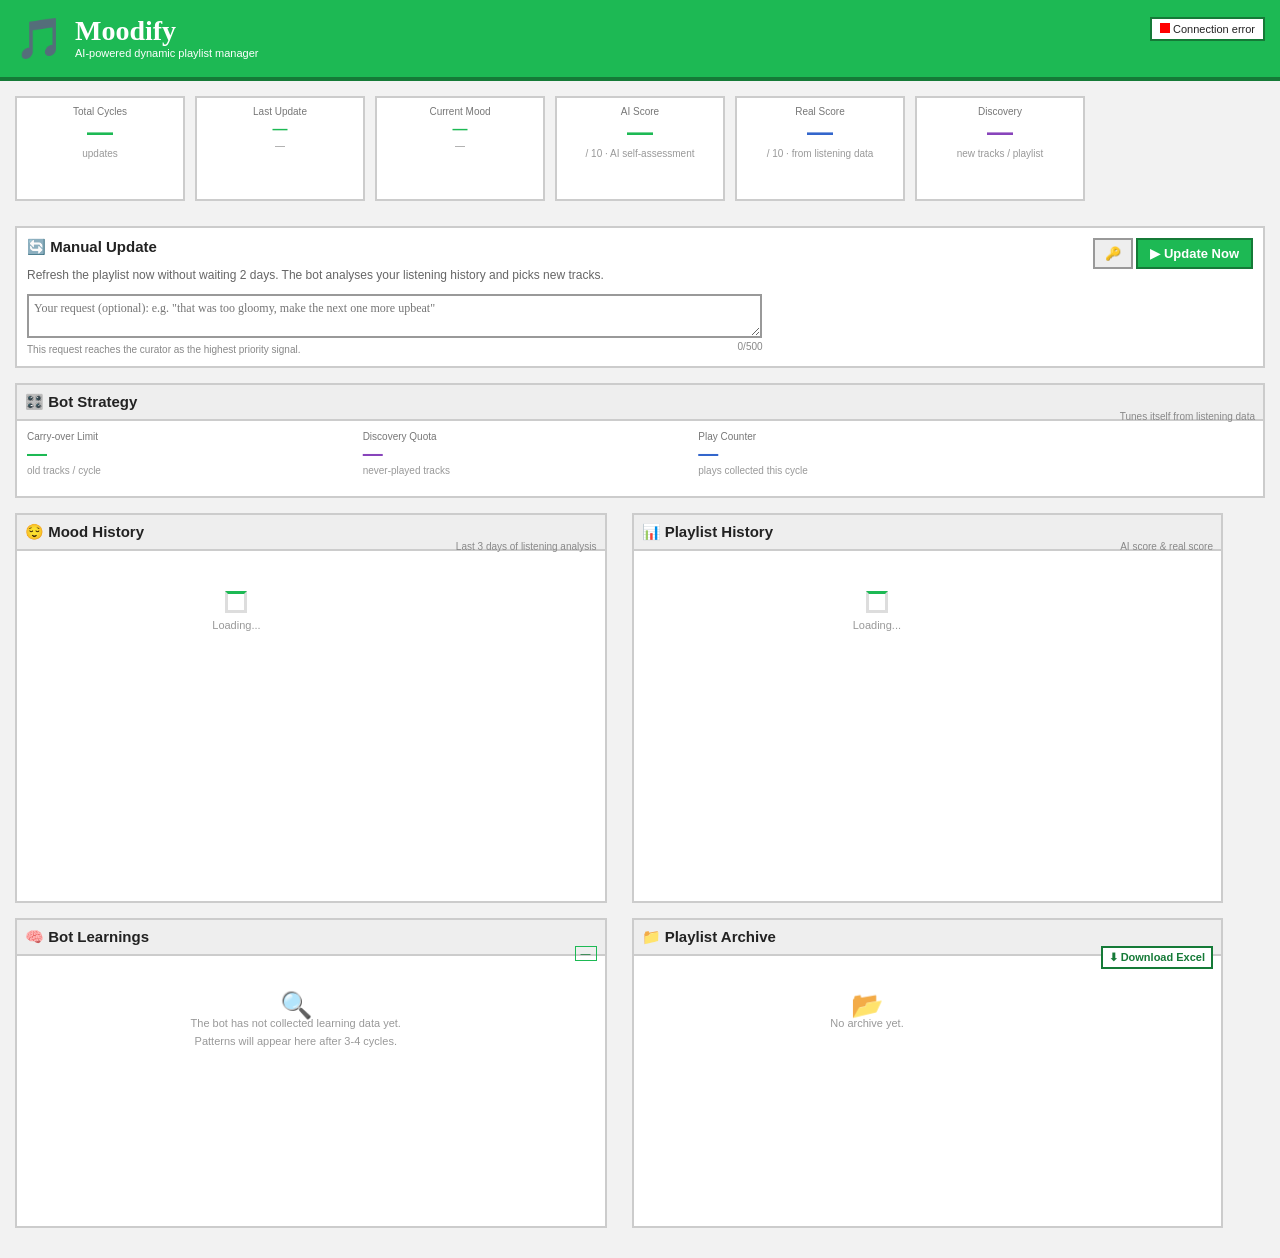
<file: index.html>
<!DOCTYPE html>
<html lang="en">
<head>
  <meta charset="UTF-8" />
  <meta name="viewport" content="width=device-width, initial-scale=1.0" />
  <title>Moodify</title>
  <link rel="stylesheet" href="style.css" />
</head>
<body>

<div class="header">
  <div class="header-left">
    <span class="logo">🎵</span>
    <div>
      <h1>Moodify</h1>
      <div class="header-sub">AI-powered dynamic playlist manager</div>
    </div>
  </div>
  <div class="status-pill">
    <span class="status-dot" id="status-dot"></span>
    <span id="status-text">Connecting...</span>
  </div>
</div>

<div id="setup-banner">
  <h3>⚙️ Configure Bot Connection</h3>
  <div class="setup-form">
    <div class="setup-row">
      <input type="url" id="bot-url" placeholder="Bot URL (e.g. https://xyz.railway.app)" />
      <input type="password" id="api-secret" placeholder="API secret" />
    </div>
    <div class="setup-actions">
      <button class="btn btn-green" onclick="saveConfig()">Connect</button>
      <span id="connect-msg"></span>
    </div>
  </div>
</div>

<div class="main" id="main-content" style="display:none">

  <div class="stats-grid">
    <div class="stat-card">
      <div class="stat-label">Total Cycles</div>
      <div class="stat-value" id="stat-cycle">—</div>
      <div class="stat-sub">updates</div>
    </div>
    <div class="stat-card">
      <div class="stat-label">Last Update</div>
      <div class="stat-value small" id="stat-last">—</div>
      <div class="stat-sub" id="stat-last-relative">—</div>
    </div>
    <div class="stat-card">
      <div class="stat-label">Current Mood</div>
      <div class="stat-value small" id="stat-mood">—</div>
      <div class="stat-sub" id="stat-energy">—</div>
    </div>
    <div class="stat-card">
      <div class="stat-label">AI Score</div>
      <div class="stat-value" id="stat-score">—</div>
      <div class="stat-sub">/ 10 · AI self-assessment</div>
    </div>
    <div class="stat-card">
      <div class="stat-label">Real Score</div>
      <div class="stat-value blue" id="stat-engagement">—</div>
      <div class="stat-sub">/ 10 · from listening data</div>
    </div>
    <div class="stat-card">
      <div class="stat-label">Discovery</div>
      <div class="stat-value purple" id="stat-discovery">—</div>
      <div class="stat-sub" id="stat-discovery-sub">new tracks / playlist</div>
    </div>
  </div>

  <div class="panel" id="score-trend-panel" hidden>
    <div class="panel-header"><h3>📈 Score Trend</h3><span class="panel-hint">AI score vs real listening score</span></div>
    <div class="panel-body">
      <svg class="score-chart" id="score-chart" viewBox="0 0 300 70" preserveAspectRatio="none"></svg>
      <div class="chart-legend">
        <span><span class="legend-dot ai"></span>AI score</span>
        <span><span class="legend-dot real"></span>Real score (engagement)</span>
      </div>
    </div>
  </div>

  <div class="trigger-section">
    <div class="trigger-info">
      <h3>🔄 Manual Update</h3>
      <p>Refresh the playlist now without waiting 2 days. The bot analyses your listening history and picks new tracks.</p>
      <textarea id="user-note" maxlength="500" rows="2"
                placeholder="Your request (optional): e.g. &quot;that was too gloomy, make the next one more upbeat&quot;"
                class="note-input"></textarea>
      <div class="note-row">
        <span class="note-hint">This request reaches the curator as the highest priority signal.</span>
        <span id="note-count" class="note-hint">0/500</span>
      </div>
      <div id="past-notes"></div>
      <div class="trigger-result" id="trigger-result"></div>
    </div>
    <div class="trigger-actions">
      <div class="trigger-buttons">
        <button id="token-toggle" onclick="toggleTokenRow()" title="GitHub token setting"
                class="token-toggle">🔑</button>
        <button class="btn btn-green" id="trigger-btn" onclick="triggerCycle()">▶ Update Now</button>
      </div>
      <div id="token-row" style="display:none">
        <input type="password" id="gh-token" placeholder="github_pat_..." autocomplete="off"
               class="token-input" />
        <div class="token-buttons">
          <button onclick="saveToken()" class="token-save">Save</button>
          <button onclick="clearToken()" class="token-clear">Delete</button>
        </div>
        <div class="token-help">
          Fine-grained PAT &middot; only <b>your repository</b> &middot;
          a single permission <b>Actions: Read and write</b>.<br>
          The token is stored only in this browser, never written into the page source.
        </div>
      </div>
      <a href="#" id="playlist-link" class="playlist-link" target="_blank" style="display:none">🎵 Open Playlist</a>
    </div>
  </div>

  <div class="panel">
    <div class="panel-header">
      <h3>🎛️ Bot Strategy</h3>
      <span class="panel-hint">Tunes itself from listening data</span>
    </div>
    <div class="panel-body">
      <div class="strategy-row">
        <div class="strategy-item">
          <div class="k">Carry-over Limit</div>
          <div class="v green" id="strat-carry">—</div>
          <div class="stat-sub">old tracks / cycle</div>
        </div>
        <div class="strategy-item">
          <div class="k">Discovery Quota</div>
          <div class="v purple" id="strat-discovery">—</div>
          <div class="stat-sub">never-played tracks</div>
        </div>
        <div class="strategy-item">
          <div class="k">Play Counter</div>
          <div class="v blue" id="strat-plays">—</div>
          <div class="stat-sub">plays collected this cycle</div>
        </div>
      </div>
      <div class="strategy-reason" id="strat-reason"></div>
    </div>
  </div>

  <div class="two-col">
    <div class="panel">
      <div class="panel-header">
        <h3>😌 Mood History</h3>
        <span class="panel-hint">Last 3 days of listening analysis</span>
      </div>
      <div class="panel-body">
        <div class="mood-list" id="mood-list">
          <div class="loading"><div class="spinner"></div>Loading...</div>
        </div>
      </div>
    </div>

    <div class="panel">
      <div class="panel-header">
        <h3>📊 Playlist History</h3>
        <span class="panel-hint">AI score &amp; real score</span>
      </div>
      <div class="panel-body">
        <div class="feedback-list" id="feedback-list">
          <div class="loading"><div class="spinner"></div>Loading...</div>
        </div>
      </div>
    </div>
  </div>

  <div class="two-col">
    <div class="panel">
      <div class="panel-header">
        <h3>🧠 Bot Learnings</h3>
        <span class="adapt-badge" id="adapt-badge">—</span>
      </div>
      <div class="panel-body">
        <div class="pattern-list" id="pattern-list">
          <div class="empty"><div class="empty-icon">🔍</div>The bot has not collected learning data yet.<br>Patterns will appear here after 3-4 cycles.</div>
        </div>
      </div>
    </div>

    <div class="panel">
      <div class="panel-header">
        <h3>📁 Playlist Archive</h3>
        <button class="btn btn-outline small" onclick="downloadExcel()">⬇ Download Excel</button>
      </div>
      <div class="panel-body">
        <div class="archive-wrap" id="archive-wrap">
          <div class="empty"><div class="empty-icon">📂</div>No archive yet.</div>
        </div>
      </div>
    </div>
  </div>

</div>

<script>
  let refreshTimer = null;

  const GIST_ID = 'your_gist_id_here';
  const GIST_API = `https://api.github.com/gists/${GIST_ID}`;
  const STATE_FILE = 'bot_state.json';

  const BOT_REPO = 'your-username/moodify';
  const BOT_REPO_URL = `https://github.com/${BOT_REPO}`;
  const WORKFLOW_FILE = 'cycle.yml';
  const WORKFLOW_REF = 'main';

  const TOKEN_KEY = 'gh_token';
  const getToken = () => localStorage.getItem(TOKEN_KEY) || '';

  function normalizeBotUrl(raw) {
    if (!raw) return '';
    let url = raw.trim().replace(/\/$/, '');
    if (!/^https?:\/\//i.test(url)) url = 'https://' + url;
    return url;
  }

  function getBotUrlInfo(url) {
    try {
      const normalized = normalizeBotUrl(url);
      const u = new URL(normalized);
      return { valid: true, host: u.hostname, origin: u.origin, normalized };
    } catch {
      return { valid: false, host: 'invalid-url', origin: '', normalized: '' };
    }
  }

  function loadConfig() {
    document.getElementById('user-note')?.addEventListener('input', updateNoteCount);
    document.getElementById('setup-banner').style.display = 'none';
    document.getElementById('main-content').style.display = 'block';
    fetchStatus();
    refreshTimer = setInterval(fetchStatus, 120000);
  }

  function isLikelyFrontendUrl(url) {
    const info = getBotUrlInfo(url);
    if (!info.valid) return false;
    if (info.origin === window.location.origin) return true;
    if (info.host.includes('vercel.app')) return true;
    return false;
  }

  function saveConfig() {
    loadConfig();
  }

  async function fetchState() {
    const res = await fetch(GIST_API, {
      headers: { 'Accept': 'application/vnd.github+json' },
      cache: 'no-store'
    });
    if (!res.ok) throw new Error(`Gist HTTP ${res.status}`);
    const gist = await res.json();
    const file = gist.files && gist.files[STATE_FILE];
    if (!file) throw new Error(`${STATE_FILE} was not found in the gist`);
    let content = file.content;
    if (file.truncated && file.raw_url) {
      const raw = await fetch(file.raw_url, { cache: 'no-store' });
      if (!raw.ok) throw new Error('could not read raw_url');
      content = await raw.text();
    }
    return JSON.parse(content);
  }

  async function fetchStatus() {
    const dot = document.getElementById('status-dot');
    const statusText = document.getElementById('status-text');
    try {
      const state = await fetchState();
      const data = {
        cycle: state.cycle || 0,
        last_update: state.last_update || null,
        playlist_id: state.playlist_id || '',
        is_running: false,
        user_notes: state.user_notes || [],
        feedback_history: state.feedback_history || [],
        mood_history: state.mood_history || [],
        user_profile: state.user_profile || {},
        dynamic_config: state.dynamic_config || {},
        cumulative_plays: state.cumulative_plays || {},
        playlist_archive_summary: state.playlist_archive || []
      };
      renderStatus(data);
      dot.className = 'status-dot online';
      statusText.textContent = 'Online';
    } catch (e) {
      dot.className = 'status-dot';
      statusText.textContent = 'Connection error';
      console.error(e);
    }
  }

  function renderStatus(data) {
    document.getElementById('stat-cycle').textContent = data.cycle || 0;
    renderPastNotes(data.user_notes);

    if (data.last_update) {
      const d = new Date(data.last_update);
      document.getElementById('stat-last').textContent = d.toLocaleDateString('en-GB', {day:'numeric',month:'short',hour:'2-digit',minute:'2-digit'});
      document.getElementById('stat-last-relative').textContent = timeAgo(d);
    }

    const moods = data.mood_history || [];
    if (moods.length > 0) {
      const last = moods[moods.length - 1];
      document.getElementById('stat-mood').textContent = `${last.mood_emoji || ''} ${last.mood || '—'}`;
      document.getElementById('stat-energy').textContent = `Energy: ${last.energy_level || '—'}`;
    }

    const feedbacks = data.feedback_history || [];
    if (feedbacks.length > 0) {
      const last = feedbacks[feedbacks.length - 1];
      document.getElementById('stat-score').textContent = last.score?.toFixed(1) || '—';
      document.getElementById('stat-engagement').textContent =
        (last.engagement_score !== undefined && last.engagement_score !== null)
          ? last.engagement_score.toFixed(1) : '—';
    }

    const archive = data.playlist_archive_summary || [];
    const lastA = archive[archive.length - 1] || {};
    if (lastA.discovery_count !== undefined) {
      document.getElementById('stat-discovery').textContent = lastA.discovery_count;
      document.getElementById('stat-discovery-sub').textContent = 'new tracks in this playlist';
    }

    const dyn = data.dynamic_config || {};
    if (dyn.carry_over !== undefined) {
      document.getElementById('strat-carry').textContent = dyn.carry_over;
    }
    document.getElementById('strat-discovery').textContent =
      lastA.discovery_count !== undefined ? lastA.discovery_count : '—';
    const cum = data.cumulative_plays;
    document.getElementById('strat-plays').textContent =
      cum ? Object.values(cum).reduce((a, b) => a + b, 0) : '—';
    document.getElementById('strat-reason').textContent =
      dyn.tune_reason ? `💬 Last tuning reason: ${dyn.tune_reason}` : '';

    if (data.playlist_id) {
      const link = document.getElementById('playlist-link');
      link.href = `https://open.spotify.com/playlist/${data.playlist_id}`;
      link.style.display = 'inline-flex';
    }

    renderMoodHistory(moods.slice().reverse());
    renderFeedbackHistory(feedbacks.slice().reverse());

    const profile = data.user_profile || {};
    const metrics = profile.adaptation_metrics || {};
    const improvement = metrics.improvement_delta;
    const confidence = metrics.confidence;
    if (improvement !== undefined && data.cycle > 0) {
      document.getElementById('adapt-badge').textContent =
        `Confidence ${Math.round((confidence || 0) * 100)}% · Improvement ${improvement >= 0 ? '+' : ''}${improvement.toFixed(1)}`;
    }

    renderPatterns(profile.learned_patterns || [], profile.next_advice || '');
    renderArchive(archive);
    renderScoreChart(feedbacks);
  }

  function renderPatterns(patterns, advice) {
    const el = document.getElementById('pattern-list');
    if (!patterns.length && !advice) {
      el.innerHTML = `<div class="empty"><div class="empty-icon">🔍</div>The bot has not collected learning data yet.<br>Patterns will appear here after 3-4 cycles.</div>`;
      return;
    }
    let html = patterns.map(p => `<div class="pattern-item">${p}</div>`).join('');
    if (advice) html += `<div class="pattern-item advice">💡 ${advice}</div>`;
    el.innerHTML = html;
  }

  function renderArchive(archive) {
    const el = document.getElementById('archive-wrap');
    if (!archive.length) {
      el.innerHTML = `<div class="empty"><div class="empty-icon">📂</div>No archive yet.</div>`;
      return;
    }
    const rows = archive.slice().reverse().map(a => `
      <tr>
        <td>#${a.cycle}</td>
        <td>${formatDate(a.archived_at)}</td>
        <td>${a.mood || '—'}</td>
        <td>${a.score?.toFixed(1) || '—'}</td>
        <td class="td-eng">${(a.engagement_score !== undefined && a.engagement_score !== null) ? a.engagement_score.toFixed(1) : '—'}</td>
        <td class="td-disc">${a.discovery_count !== undefined ? a.discovery_count : '—'}</td>
        <td>${a.avg_plays?.toFixed(1) || 0}</td>
      </tr>
    `).join('');
    el.innerHTML = `<table class="archive-table">
      <thead><tr><th>Cycle</th><th>Date</th><th>Mood</th><th>AI</th><th>Real</th><th>Discovery</th><th>Avg Plays</th></tr></thead>
      <tbody>${rows}</tbody>
    </table>`;
  }

  function renderScoreChart(feedbacks) {
    const panel = document.getElementById('score-trend-panel');
    const svg = document.getElementById('score-chart');
    if (!feedbacks || feedbacks.length < 2) { panel.hidden = true; return; }
    panel.hidden = false;

    const w = 300, h = 70, pad = 10;
    const aiVals = feedbacks.map(f => (f.score !== undefined ? f.score : null));
    const engVals = feedbacks.map(f => (f.engagement_score !== undefined ? f.engagement_score : null));
    const allVals = aiVals.concat(engVals).filter(s => s != null);
    if (!allVals.length) { panel.hidden = true; return; }
    const min = Math.min(...allVals) - 0.5;
    const max = Math.max(...allVals) + 0.5;
    const range = max - min || 1;
    const n = feedbacks.length;
    const xAt = i => pad + (i / Math.max(n - 1, 1)) * (w - 2 * pad);
    const yAt = s => h - pad - ((s - min) / range) * (h - 2 * pad);

    const line = (vals, color) => {
      const pts = [];
      vals.forEach((s, i) => { if (s != null) pts.push(`${xAt(i)},${yAt(s)}`); });
      if (pts.length < 2) return '';
      const dots = vals.map((s, i) => s != null ? `<circle cx="${xAt(i)}" cy="${yAt(s)}" r="3" fill="${color}"/>` : '').join('');
      return `<polyline points="${pts.join(' ')}" fill="none" stroke="${color}" stroke-width="2"/>${dots}`;
    };

    svg.innerHTML = line(aiVals, '#1DB954') + line(engVals, '#5aa7ff');
  }

  function downloadExcel() {
    if (!BOT_REPO_URL) {
      alert('Excel history now lives in the bot repository. Set BOT_REPO_URL in the panel.');
      return;
    }
    window.open(BOT_REPO_URL, '_blank');
  }

  function renderMoodHistory(moods) {
    const el = document.getElementById('mood-list');
    if (!moods.length) {
      el.innerHTML = `<div class="empty"><div class="empty-icon">😶</div>No mood data yet.<br>It will appear here after the first cycle.</div>`;
      return;
    }
    el.innerHTML = moods.map(m => `
      <div class="well">
        <div class="mood-top">
          <span class="mood-emoji">${m.mood_emoji || '🎵'}</span>
          <span class="mood-name">${m.mood || '—'}</span>
          <span class="chip ${m.energy_level === 'high' ? 'green' : m.energy_level === 'low' ? 'blue' : 'yellow'}">${m.energy_level || 'medium'}</span>
          <span class="mood-date">${formatDate(m.date)} · ${m.trigger || 'Automatic'}</span>
        </div>
        <div class="mood-summary">${m.summary || ''}</div>
        <div class="mood-tags">
          ${(m.dominant_genres || []).map(g => `<span class="chip">${g}</span>`).join('')}
          ${(m.top_artists_this_period || []).map(a => `<span class="chip green">${a}</span>`).join('')}
        </div>
      </div>
    `).join('');
  }

  function renderFeedbackHistory(feedbacks) {
    const el = document.getElementById('feedback-list');
    if (!feedbacks.length) {
      el.innerHTML = `<div class="empty"><div class="empty-icon">📭</div>No playlist history yet.<br>It will appear after the first update.</div>`;
      return;
    }
    el.innerHTML = feedbacks.map(f => {
      const hasEng = f.engagement_score !== undefined && f.engagement_score !== null;
      return `
      <div class="well">
        <div class="feedback-top">
          <span class="cycle-badge">#${f.cycle}</span>
          <div class="score-bar-wrap"><div class="score-bar" style="width:${(f.score/10)*100}%"></div></div>
          <span class="score-num">${f.score?.toFixed(1)}</span>
        </div>
        ${hasEng ? `
        <div class="feedback-top">
          <span class="chip blue small">real</span>
          <div class="score-bar-wrap"><div class="score-bar eng" style="width:${(f.engagement_score/10)*100}%"></div></div>
          <span class="score-num blue">${f.engagement_score.toFixed(1)}</span>
        </div>` : ''}
        <div class="feedback-analysis">${f.analysis || '—'}</div>
        <div class="feedback-meta">
          <span>Avg plays: ${f.avg_plays?.toFixed(1) || 0}</span>
          <span>${formatDate(f.date)}</span>
        </div>
      </div>`;
    }).join('');
  }

  function toggleTokenRow() {
    const row = document.getElementById('token-row');
    const open = row.style.display !== 'none';
    row.style.display = open ? 'none' : 'flex';
    if (!open) document.getElementById('gh-token').value = getToken();
  }

  function saveToken() {
    const val = document.getElementById('gh-token').value.trim();
    if (!val) return;
    localStorage.setItem(TOKEN_KEY, val);
    document.getElementById('token-row').style.display = 'none';
    showTrigger('success', '✅ Token saved. You can now start a cycle from the panel.');
  }

  function clearToken() {
    localStorage.removeItem(TOKEN_KEY);
    document.getElementById('gh-token').value = '';
    document.getElementById('token-row').style.display = 'none';
    showTrigger('success', 'ℹ️ Token deleted. The button will open the GitHub Actions page again.');
  }

  function updateNoteCount() {
    const el = document.getElementById('user-note');
    const out = document.getElementById('note-count');
    if (el && out) out.textContent = `${el.value.length}/500`;
  }

  function renderPastNotes(notes) {
    const wrap = document.getElementById('past-notes');
    if (!wrap) return;
    const recent = (notes || []).slice(-3).reverse();
    if (!recent.length) { wrap.innerHTML = ''; return; }
    wrap.innerHTML =
      '<div class="past-notes-title">Your recent requests (the curator still takes these into account):</div>' +
      recent.map(n => `
        <div class="past-note">
          <span class="past-note-cycle">#${n.cycle}</span> ${escapeHtml(String(n.note || '').slice(0, 200))}
        </div>`).join('');
  }

  function escapeHtml(s) {
    return s.replace(/[&<>"']/g, c =>
      ({ '&': '&amp;', '<': '&lt;', '>': '&gt;', '"': '&quot;', "'": '&#39;' }[c]));
  }

  function showTrigger(kind, text) {
    const result = document.getElementById('trigger-result');
    result.className = `trigger-result ${kind}`;
    result.textContent = text;
    result.style.display = 'block';
  }

  function ghHeaders(token) {
    return {
      'Accept': 'application/vnd.github+json',
      'Authorization': `Bearer ${token}`,
      'X-GitHub-Api-Version': '2022-11-28',
      'Content-Type': 'application/json'
    };
  }

  async function triggerCycle() {
    const token = getToken();
    const btn = document.getElementById('trigger-btn');

    if (!token) {
      window.open(`${BOT_REPO_URL}/actions/workflows/${WORKFLOW_FILE}`, '_blank');
      showTrigger('success', 'ℹ️ GitHub Actions opened; start it with "Run workflow" ' +
                             '(you can type your request in the box there too). ' +
                             'Add a token with 🔑 to make this button work directly.');
      return;
    }

    const oldLabel = btn.textContent;
    btn.disabled = true;
    btn.textContent = '⏳ Starting...';
    showTrigger('success', '⏳ Triggering the cycle...');

    try {
      const noteEl = document.getElementById('user-note');
      const note = (noteEl?.value || '').trim().slice(0, 500);
      const body = { ref: WORKFLOW_REF };
      if (note) body.inputs = { user_note: note };

      const res = await fetch(
        `https://api.github.com/repos/${BOT_REPO}/actions/workflows/${WORKFLOW_FILE}/dispatches`,
        { method: 'POST', headers: ghHeaders(token), body: JSON.stringify(body) }
      );

      if (res.status === 401 || res.status === 403) {
        showTrigger('error', '⚠️ The token is invalid or unauthorised. A fine-grained PAT needs ' +
                             '"Actions: Read and write" on this repository.');
        return;
      }
      if (res.status !== 204) {
        const body = await res.text();
        showTrigger('error', `⚠️ Could not trigger (HTTP ${res.status}). ${body.slice(0, 160)}`);
        return;
      }

      btn.textContent = '⏳ Running...';
      if (noteEl) { noteEl.value = ''; updateNoteCount(); }
      showTrigger('success', note
        ? `✅ Cycle started, your request was sent: "${note.slice(0, 60)}${note.length > 60 ? '…' : ''}"`
        : '✅ Cycle started. It takes about 1-2 minutes and the result will show up here.');
      await watchRun(token);
    } catch (e) {
      showTrigger('error', `⚠️ Network error: ${e.message}`);
    } finally {
      btn.disabled = false;
      btn.textContent = oldLabel;
    }
  }

  async function watchRun(token) {
    const deadline = Date.now() + 5 * 60 * 1000;

    while (Date.now() < deadline) {
      await new Promise(r => setTimeout(r, 5000));
      try {
        const res = await fetch(
          `https://api.github.com/repos/${BOT_REPO}/actions/workflows/${WORKFLOW_FILE}/runs?per_page=1`,
          { headers: ghHeaders(token), cache: 'no-store' }
        );
        if (!res.ok) continue;
        const data = await res.json();
        const run = (data.workflow_runs || [])[0];
        if (!run) continue;

        if (run.status === 'completed') {
          if (run.conclusion === 'success') {
            showTrigger('success', '✅ Cycle completed. Playlist updated, refreshing the panel...');
            setTimeout(fetchStatus, 2000);
          } else {
            showTrigger('error',
              `⚠️ The cycle failed (${run.conclusion}). Details: ${run.html_url}`);
          }
          return;
        }
      } catch (e) { }
    }
    showTrigger('success', 'ℹ️ The cycle is still running. The panel refreshes itself every 2 minutes.');
  }

  function timeAgo(date) {
    const diff = Math.floor((Date.now() - date) / 1000);
    if (diff < 60) return 'Just now';
    if (diff < 3600) return `${Math.floor(diff/60)} minutes ago`;
    if (diff < 86400) return `${Math.floor(diff/3600)} hours ago`;
    return `${Math.floor(diff/86400)} days ago`;
  }

  function formatDate(iso) {
    if (!iso) return '—';
    return new Date(iso).toLocaleDateString('en-GB', {day:'numeric',month:'short',hour:'2-digit',minute:'2-digit'});
  }

  loadConfig();
</script>
</body>
</html>
</file>
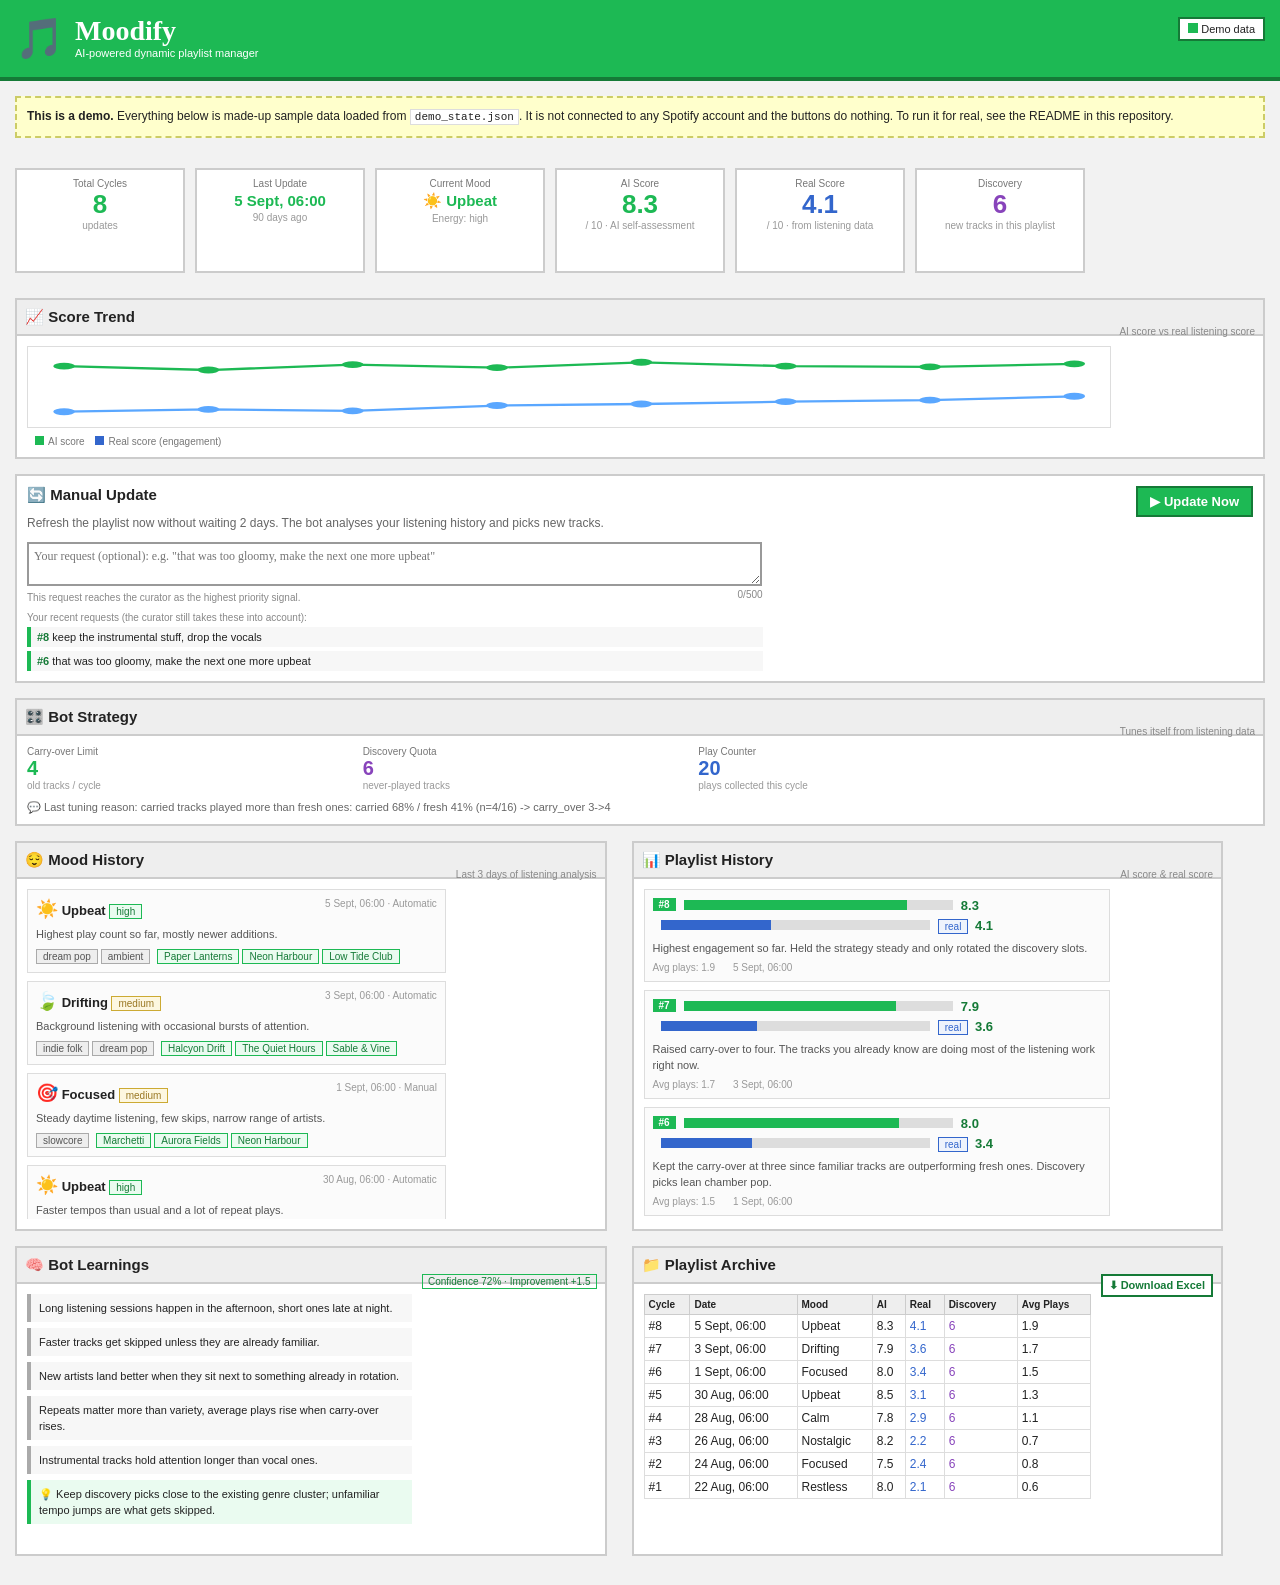
<file: demo/index.html>
<!DOCTYPE html>
<html lang="en">
<head>
  <meta charset="UTF-8" />
  <meta name="viewport" content="width=device-width, initial-scale=1.0" />
  <title>Moodify Demo</title>
  <link rel="stylesheet" href="../style.css" />
</head>
<body>

<div class="header">
  <div class="header-left">
    <span class="logo">🎵</span>
    <div>
      <h1>Moodify</h1>
      <div class="header-sub">AI-powered dynamic playlist manager</div>
    </div>
  </div>
  <div class="status-pill">
    <span class="status-dot" id="status-dot"></span>
    <span id="status-text">Demo</span>
  </div>
</div>

<div id="setup-banner">
  <h3>⚙️ Configure Bot Connection</h3>
  <div class="setup-form">
    <div class="setup-row">
      <input type="url" id="bot-url" placeholder="Bot URL (e.g. https://xyz.railway.app)" />
      <input type="password" id="api-secret" placeholder="API secret" />
    </div>
    <div class="setup-actions">
      <button class="btn btn-green" onclick="saveConfig()">Connect</button>
      <span id="connect-msg"></span>
    </div>
  </div>
</div>

<div class="main">
  <div class="demo-note">
    <b>This is a demo.</b> Everything below is made-up sample data loaded from
    <code>demo_state.json</code>. It is not connected to any Spotify account and the
    buttons do nothing. To run it for real, see the README in this repository.
  </div>
</div>

<div class="main" id="main-content" style="display:none">

  <div class="stats-grid">
    <div class="stat-card">
      <div class="stat-label">Total Cycles</div>
      <div class="stat-value" id="stat-cycle">—</div>
      <div class="stat-sub">updates</div>
    </div>
    <div class="stat-card">
      <div class="stat-label">Last Update</div>
      <div class="stat-value small" id="stat-last">—</div>
      <div class="stat-sub" id="stat-last-relative">—</div>
    </div>
    <div class="stat-card">
      <div class="stat-label">Current Mood</div>
      <div class="stat-value small" id="stat-mood">—</div>
      <div class="stat-sub" id="stat-energy">—</div>
    </div>
    <div class="stat-card">
      <div class="stat-label">AI Score</div>
      <div class="stat-value" id="stat-score">—</div>
      <div class="stat-sub">/ 10 · AI self-assessment</div>
    </div>
    <div class="stat-card">
      <div class="stat-label">Real Score</div>
      <div class="stat-value blue" id="stat-engagement">—</div>
      <div class="stat-sub">/ 10 · from listening data</div>
    </div>
    <div class="stat-card">
      <div class="stat-label">Discovery</div>
      <div class="stat-value purple" id="stat-discovery">—</div>
      <div class="stat-sub" id="stat-discovery-sub">new tracks / playlist</div>
    </div>
  </div>

  <div class="panel" id="score-trend-panel" hidden>
    <div class="panel-header"><h3>📈 Score Trend</h3><span class="panel-hint">AI score vs real listening score</span></div>
    <div class="panel-body">
      <svg class="score-chart" id="score-chart" viewBox="0 0 300 70" preserveAspectRatio="none"></svg>
      <div class="chart-legend">
        <span><span class="legend-dot ai"></span>AI score</span>
        <span><span class="legend-dot real"></span>Real score (engagement)</span>
      </div>
    </div>
  </div>

  <div class="trigger-section">
    <div class="trigger-info">
      <h3>🔄 Manual Update</h3>
      <p>Refresh the playlist now without waiting 2 days. The bot analyses your listening history and picks new tracks.</p>
      <textarea id="user-note" maxlength="500" rows="2"
                placeholder="Your request (optional): e.g. &quot;that was too gloomy, make the next one more upbeat&quot;"
                class="note-input"></textarea>
      <div class="note-row">
        <span class="note-hint">This request reaches the curator as the highest priority signal.</span>
        <span id="note-count" class="note-hint">0/500</span>
      </div>
      <div id="past-notes"></div>
      <div class="trigger-result" id="trigger-result"></div>
    </div>
    <div class="trigger-actions">
      <div class="trigger-buttons">
        <button class="btn btn-green" id="trigger-btn" onclick="triggerCycle()">▶ Update Now</button>
      </div>
      <a href="#" id="playlist-link" class="playlist-link" target="_blank" style="display:none">🎵 Open Playlist</a>
    </div>
  </div>

  <div class="panel">
    <div class="panel-header">
      <h3>🎛️ Bot Strategy</h3>
      <span class="panel-hint">Tunes itself from listening data</span>
    </div>
    <div class="panel-body">
      <div class="strategy-row">
        <div class="strategy-item">
          <div class="k">Carry-over Limit</div>
          <div class="v green" id="strat-carry">—</div>
          <div class="stat-sub">old tracks / cycle</div>
        </div>
        <div class="strategy-item">
          <div class="k">Discovery Quota</div>
          <div class="v purple" id="strat-discovery">—</div>
          <div class="stat-sub">never-played tracks</div>
        </div>
        <div class="strategy-item">
          <div class="k">Play Counter</div>
          <div class="v blue" id="strat-plays">—</div>
          <div class="stat-sub">plays collected this cycle</div>
        </div>
      </div>
      <div class="strategy-reason" id="strat-reason"></div>
    </div>
  </div>

  <div class="two-col">
    <div class="panel">
      <div class="panel-header">
        <h3>😌 Mood History</h3>
        <span class="panel-hint">Last 3 days of listening analysis</span>
      </div>
      <div class="panel-body">
        <div class="mood-list" id="mood-list">
          <div class="loading"><div class="spinner"></div>Loading...</div>
        </div>
      </div>
    </div>

    <div class="panel">
      <div class="panel-header">
        <h3>📊 Playlist History</h3>
        <span class="panel-hint">AI score &amp; real score</span>
      </div>
      <div class="panel-body">
        <div class="feedback-list" id="feedback-list">
          <div class="loading"><div class="spinner"></div>Loading...</div>
        </div>
      </div>
    </div>
  </div>

  <div class="two-col">
    <div class="panel">
      <div class="panel-header">
        <h3>🧠 Bot Learnings</h3>
        <span class="adapt-badge" id="adapt-badge">—</span>
      </div>
      <div class="panel-body">
        <div class="pattern-list" id="pattern-list">
          <div class="empty"><div class="empty-icon">🔍</div>The bot has not collected learning data yet.<br>Patterns will appear here after 3-4 cycles.</div>
        </div>
      </div>
    </div>

    <div class="panel">
      <div class="panel-header">
        <h3>📁 Playlist Archive</h3>
        <button class="btn btn-outline small" onclick="downloadExcel()">⬇ Download Excel</button>
      </div>
      <div class="panel-body">
        <div class="archive-wrap" id="archive-wrap">
          <div class="empty"><div class="empty-icon">📂</div>No archive yet.</div>
        </div>
      </div>
    </div>
  </div>

</div>

<script>
  let refreshTimer = null;

  function normalizeBotUrl(raw) {
    if (!raw) return '';
    let url = raw.trim().replace(/\/$/, '');
    if (!/^https?:\/\//i.test(url)) url = 'https://' + url;
    return url;
  }

  function getBotUrlInfo(url) {
    try {
      const normalized = normalizeBotUrl(url);
      const u = new URL(normalized);
      return { valid: true, host: u.hostname, origin: u.origin, normalized };
    } catch {
      return { valid: false, host: 'invalid-url', origin: '', normalized: '' };
    }
  }

  function loadConfig() {
    document.getElementById('user-note')?.addEventListener('input', updateNoteCount);
    document.getElementById('setup-banner').style.display = 'none';
    document.getElementById('main-content').style.display = 'block';
    fetchStatus();
    refreshTimer = setInterval(fetchStatus, 120000);
  }

  function isLikelyFrontendUrl(url) {
    const info = getBotUrlInfo(url);
    if (!info.valid) return false;
    if (info.origin === window.location.origin) return true;
    if (info.host.includes('vercel.app')) return true;
    return false;
  }

  function saveConfig() {
    loadConfig();
  }

  async function fetchState() {
    const res = await fetch('./demo_state.json', { cache: 'no-store' });
    if (!res.ok) throw new Error(`demo_state.json HTTP ${res.status}`);
    return res.json();
  }

  async function fetchStatus() {
    const dot = document.getElementById('status-dot');
    const statusText = document.getElementById('status-text');
    try {
      const state = await fetchState();
      const data = {
        cycle: state.cycle || 0,
        last_update: state.last_update || null,
        playlist_id: state.playlist_id || '',
        is_running: false,
        user_notes: state.user_notes || [],
        feedback_history: state.feedback_history || [],
        mood_history: state.mood_history || [],
        user_profile: state.user_profile || {},
        dynamic_config: state.dynamic_config || {},
        cumulative_plays: state.cumulative_plays || {},
        playlist_archive_summary: state.playlist_archive || []
      };
      renderStatus(data);
      dot.className = 'status-dot online';
      statusText.textContent = 'Demo data';
    } catch (e) {
      dot.className = 'status-dot';
      statusText.textContent = 'Connection error';
      console.error(e);
    }
  }

  function renderStatus(data) {
    document.getElementById('stat-cycle').textContent = data.cycle || 0;
    renderPastNotes(data.user_notes);

    if (data.last_update) {
      const d = new Date(data.last_update);
      document.getElementById('stat-last').textContent = d.toLocaleDateString('en-GB', {day:'numeric',month:'short',hour:'2-digit',minute:'2-digit'});
      document.getElementById('stat-last-relative').textContent = timeAgo(d);
    }

    const moods = data.mood_history || [];
    if (moods.length > 0) {
      const last = moods[moods.length - 1];
      document.getElementById('stat-mood').textContent = `${last.mood_emoji || ''} ${last.mood || '—'}`;
      document.getElementById('stat-energy').textContent = `Energy: ${last.energy_level || '—'}`;
    }

    const feedbacks = data.feedback_history || [];
    if (feedbacks.length > 0) {
      const last = feedbacks[feedbacks.length - 1];
      document.getElementById('stat-score').textContent = last.score?.toFixed(1) || '—';
      document.getElementById('stat-engagement').textContent =
        (last.engagement_score !== undefined && last.engagement_score !== null)
          ? last.engagement_score.toFixed(1) : '—';
    }

    const archive = data.playlist_archive_summary || [];
    const lastA = archive[archive.length - 1] || {};
    if (lastA.discovery_count !== undefined) {
      document.getElementById('stat-discovery').textContent = lastA.discovery_count;
      document.getElementById('stat-discovery-sub').textContent = 'new tracks in this playlist';
    }

    const dyn = data.dynamic_config || {};
    if (dyn.carry_over !== undefined) {
      document.getElementById('strat-carry').textContent = dyn.carry_over;
    }
    document.getElementById('strat-discovery').textContent =
      lastA.discovery_count !== undefined ? lastA.discovery_count : '—';
    const cum = data.cumulative_plays;
    document.getElementById('strat-plays').textContent =
      cum ? Object.values(cum).reduce((a, b) => a + b, 0) : '—';
    document.getElementById('strat-reason').textContent =
      dyn.tune_reason ? `💬 Last tuning reason: ${dyn.tune_reason}` : '';

    if (data.playlist_id) {
      const link = document.getElementById('playlist-link');
      link.href = `https://open.spotify.com/playlist/${data.playlist_id}`;
      link.style.display = 'inline-flex';
    }

    renderMoodHistory(moods.slice().reverse());
    renderFeedbackHistory(feedbacks.slice().reverse());

    const profile = data.user_profile || {};
    const metrics = profile.adaptation_metrics || {};
    const improvement = metrics.improvement_delta;
    const confidence = metrics.confidence;
    if (improvement !== undefined && data.cycle > 0) {
      document.getElementById('adapt-badge').textContent =
        `Confidence ${Math.round((confidence || 0) * 100)}% · Improvement ${improvement >= 0 ? '+' : ''}${improvement.toFixed(1)}`;
    }

    renderPatterns(profile.learned_patterns || [], profile.next_advice || '');
    renderArchive(archive);
    renderScoreChart(feedbacks);
  }

  function renderPatterns(patterns, advice) {
    const el = document.getElementById('pattern-list');
    if (!patterns.length && !advice) {
      el.innerHTML = `<div class="empty"><div class="empty-icon">🔍</div>The bot has not collected learning data yet.<br>Patterns will appear here after 3-4 cycles.</div>`;
      return;
    }
    let html = patterns.map(p => `<div class="pattern-item">${p}</div>`).join('');
    if (advice) html += `<div class="pattern-item advice">💡 ${advice}</div>`;
    el.innerHTML = html;
  }

  function renderArchive(archive) {
    const el = document.getElementById('archive-wrap');
    if (!archive.length) {
      el.innerHTML = `<div class="empty"><div class="empty-icon">📂</div>No archive yet.</div>`;
      return;
    }
    const rows = archive.slice().reverse().map(a => `
      <tr>
        <td>#${a.cycle}</td>
        <td>${formatDate(a.archived_at)}</td>
        <td>${a.mood || '—'}</td>
        <td>${a.score?.toFixed(1) || '—'}</td>
        <td class="td-eng">${(a.engagement_score !== undefined && a.engagement_score !== null) ? a.engagement_score.toFixed(1) : '—'}</td>
        <td class="td-disc">${a.discovery_count !== undefined ? a.discovery_count : '—'}</td>
        <td>${a.avg_plays?.toFixed(1) || 0}</td>
      </tr>
    `).join('');
    el.innerHTML = `<table class="archive-table">
      <thead><tr><th>Cycle</th><th>Date</th><th>Mood</th><th>AI</th><th>Real</th><th>Discovery</th><th>Avg Plays</th></tr></thead>
      <tbody>${rows}</tbody>
    </table>`;
  }

  function renderScoreChart(feedbacks) {
    const panel = document.getElementById('score-trend-panel');
    const svg = document.getElementById('score-chart');
    if (!feedbacks || feedbacks.length < 2) { panel.hidden = true; return; }
    panel.hidden = false;

    const w = 300, h = 70, pad = 10;
    const aiVals = feedbacks.map(f => (f.score !== undefined ? f.score : null));
    const engVals = feedbacks.map(f => (f.engagement_score !== undefined ? f.engagement_score : null));
    const allVals = aiVals.concat(engVals).filter(s => s != null);
    if (!allVals.length) { panel.hidden = true; return; }
    const min = Math.min(...allVals) - 0.5;
    const max = Math.max(...allVals) + 0.5;
    const range = max - min || 1;
    const n = feedbacks.length;
    const xAt = i => pad + (i / Math.max(n - 1, 1)) * (w - 2 * pad);
    const yAt = s => h - pad - ((s - min) / range) * (h - 2 * pad);

    const line = (vals, color) => {
      const pts = [];
      vals.forEach((s, i) => { if (s != null) pts.push(`${xAt(i)},${yAt(s)}`); });
      if (pts.length < 2) return '';
      const dots = vals.map((s, i) => s != null ? `<circle cx="${xAt(i)}" cy="${yAt(s)}" r="3" fill="${color}"/>` : '').join('');
      return `<polyline points="${pts.join(' ')}" fill="none" stroke="${color}" stroke-width="2"/>${dots}`;
    };

    svg.innerHTML = line(aiVals, '#1DB954') + line(engVals, '#5aa7ff');
  }

  function downloadExcel() {
    showTrigger('success', 'Demo only. In a real deployment the Excel history lives in the repository.');
  }

  function renderMoodHistory(moods) {
    const el = document.getElementById('mood-list');
    if (!moods.length) {
      el.innerHTML = `<div class="empty"><div class="empty-icon">😶</div>No mood data yet.<br>It will appear here after the first cycle.</div>`;
      return;
    }
    el.innerHTML = moods.map(m => `
      <div class="well">
        <div class="mood-top">
          <span class="mood-emoji">${m.mood_emoji || '🎵'}</span>
          <span class="mood-name">${m.mood || '—'}</span>
          <span class="chip ${m.energy_level === 'high' ? 'green' : m.energy_level === 'low' ? 'blue' : 'yellow'}">${m.energy_level || 'medium'}</span>
          <span class="mood-date">${formatDate(m.date)} · ${m.trigger || 'Automatic'}</span>
        </div>
        <div class="mood-summary">${m.summary || ''}</div>
        <div class="mood-tags">
          ${(m.dominant_genres || []).map(g => `<span class="chip">${g}</span>`).join('')}
          ${(m.top_artists_this_period || []).map(a => `<span class="chip green">${a}</span>`).join('')}
        </div>
      </div>
    `).join('');
  }

  function renderFeedbackHistory(feedbacks) {
    const el = document.getElementById('feedback-list');
    if (!feedbacks.length) {
      el.innerHTML = `<div class="empty"><div class="empty-icon">📭</div>No playlist history yet.<br>It will appear after the first update.</div>`;
      return;
    }
    el.innerHTML = feedbacks.map(f => {
      const hasEng = f.engagement_score !== undefined && f.engagement_score !== null;
      return `
      <div class="well">
        <div class="feedback-top">
          <span class="cycle-badge">#${f.cycle}</span>
          <div class="score-bar-wrap"><div class="score-bar" style="width:${(f.score/10)*100}%"></div></div>
          <span class="score-num">${f.score?.toFixed(1)}</span>
        </div>
        ${hasEng ? `
        <div class="feedback-top">
          <span class="chip blue small">real</span>
          <div class="score-bar-wrap"><div class="score-bar eng" style="width:${(f.engagement_score/10)*100}%"></div></div>
          <span class="score-num blue">${f.engagement_score.toFixed(1)}</span>
        </div>` : ''}
        <div class="feedback-analysis">${f.analysis || '—'}</div>
        <div class="feedback-meta">
          <span>Avg plays: ${f.avg_plays?.toFixed(1) || 0}</span>
          <span>${formatDate(f.date)}</span>
        </div>
      </div>`;
    }).join('');
  }

  function updateNoteCount() {
    const el = document.getElementById('user-note');
    const out = document.getElementById('note-count');
    if (el && out) out.textContent = `${el.value.length}/500`;
  }

  function renderPastNotes(notes) {
    const wrap = document.getElementById('past-notes');
    if (!wrap) return;
    const recent = (notes || []).slice(-3).reverse();
    if (!recent.length) { wrap.innerHTML = ''; return; }
    wrap.innerHTML =
      '<div class="past-notes-title">Your recent requests (the curator still takes these into account):</div>' +
      recent.map(n => `
        <div class="past-note">
          <span class="past-note-cycle">#${n.cycle}</span> ${escapeHtml(String(n.note || '').slice(0, 200))}
        </div>`).join('');
  }

  function escapeHtml(s) {
    return s.replace(/[&<>"']/g, c =>
      ({ '&': '&amp;', '<': '&lt;', '>': '&gt;', '"': '&quot;', "'": '&#39;' }[c]));
  }

  function showTrigger(kind, text) {
    const result = document.getElementById('trigger-result');
    result.className = `trigger-result ${kind}`;
    result.textContent = text;
    result.style.display = 'block';
  }

  async function triggerCycle() {
    showTrigger('success', 'Demo only. In a real deployment this dispatches the ' +
                           'GitHub Actions workflow and the note above is passed to the curator.');
  }

  function timeAgo(date) {
    const diff = Math.floor((Date.now() - date) / 1000);
    if (diff < 60) return 'Just now';
    if (diff < 3600) return `${Math.floor(diff/60)} minutes ago`;
    if (diff < 86400) return `${Math.floor(diff/3600)} hours ago`;
    return `${Math.floor(diff/86400)} days ago`;
  }

  function formatDate(iso) {
    if (!iso) return '—';
    return new Date(iso).toLocaleDateString('en-GB', {day:'numeric',month:'short',hour:'2-digit',minute:'2-digit'});
  }

  loadConfig();
</script>
</body>
</html>
</file>
<file: style.css>
body{
background-color:#f2f2f2;
color:#222222;
font-family:Verdana, Arial;
font-size:13px;
margin:0px;
padding:0px;
}

h1{
font-family:"Comic Sans MS", Verdana;
color:#ffffff;
font-size:28px;
margin:0px;
}

h3{
font-size:15px;
margin:0px;
color:#222222;
}

table{
font-size:12px;
}

.header{
background-color:#1DB954;
padding:15px;
border-bottom:4px solid #157a37;
}

.header-left{
display:flex;
gap:10px;
}

.logo{
font-size:40px;
}

.header-sub{
color:#ffffff;
font-size:11px;
}

.status-pill{
float:right;
margin-top:-45px;
background-color:#ffffff;
border:2px solid #157a37;
padding:4px 8px;
font-size:11px;
}

.status-dot{
width:10px;
height:10px;
background-color:red;
display:inline-block;
}

.status-dot.online{
background-color:#1DB954;
}

#setup-banner{
padding:15px;
background-color:#ffffcc;
border:2px dashed #cccc66;
margin:15px;
}

.setup-row{
margin-top:8px;
margin-bottom:8px;
}

.setup-row input{
width:45%;
}

.setup-actions{
margin-top:5px;
}

input{
border:2px solid #999999;
background-color:#ffffff;
padding:5px;
font-family:Verdana;
font-size:12px;
}

textarea{
border:2px solid #999999;
background-color:#ffffff;
padding:5px;
font-family:Verdana;
font-size:12px;
width:98%;
}

.btn{
background-color:#1DB954;
border:2px solid #157a37;
color:#ffffff;
font-weight:bold;
font-size:13px;
padding:6px 12px;
cursor:pointer;
}

.btn-green{
background-color:#1DB954;
}

.btn-outline{
background-color:#ffffff;
color:#157a37;
}

.small{
font-size:11px;
padding:3px 6px;
}

.token-toggle{
background-color:#eeeeee;
border:2px solid #999999;
padding:6px 10px;
cursor:pointer;
font-size:13px;
}

.token-save{
background-color:#1DB954;
border:2px solid #157a37;
color:#ffffff;
padding:4px 10px;
cursor:pointer;
font-size:12px;
}

.token-clear{
background-color:#cc4444;
border:2px solid #993333;
color:#ffffff;
padding:4px 10px;
cursor:pointer;
font-size:12px;
}

.main{
padding:15px;
}

.stats-grid{
overflow:hidden;
margin-bottom:15px;
}

.stat-card{
float:left;
width:150px;
height:85px;
background-color:#ffffff;
border:2px solid #cccccc;
padding:8px;
margin-right:10px;
margin-bottom:10px;
text-align:center;
}

.stat-label{
color:#777777;
font-size:10px;
}

.stat-value{
font-size:26px;
font-weight:bold;
color:#1DB954;
}

.stat-value.small{
font-size:15px;
}

.blue{
color:#3366cc;
}

.purple{
color:#8844bb;
}

.stat-sub{
color:#999999;
font-size:10px;
}

.panel{
background-color:#ffffff;
border:2px solid #cccccc;
margin-bottom:15px;
clear:both;
}

.panel-header{
background-color:#eeeeee;
border-bottom:2px solid #cccccc;
padding:8px;
}

.panel-hint{
color:#888888;
font-size:10px;
float:right;
}

.adapt-badge{
float:right;
font-size:10px;
color:#157a37;
border:1px solid #1DB954;
padding:1px 5px;
}

.panel-header .btn{
float:right;
}

.panel-body{
padding:10px;
overflow:hidden;
}

.two-col{
overflow:hidden;
}

.two-col .panel{
float:left;
width:47%;
margin-right:2%;
clear:none;
}

.score-chart{
width:100%;
height:80px;
border:1px solid #dddddd;
}

.chart-legend{
font-size:10px;
color:#777777;
margin-top:5px;
}

.legend-dot{
width:9px;
height:9px;
display:inline-block;
margin-right:4px;
margin-left:8px;
}

.legend-dot.ai{
background-color:#1DB954;
}

.legend-dot.real{
background-color:#3366cc;
}

.trigger-section{
background-color:#ffffff;
border:2px solid #cccccc;
padding:10px;
margin-bottom:15px;
overflow:hidden;
}

.trigger-info{
float:left;
width:60%;
}

.trigger-info p{
color:#666666;
font-size:12px;
}

.trigger-actions{
float:right;
width:35%;
text-align:right;
}

.note-hint{
color:#888888;
font-size:10px;
}

#note-count{
float:right;
}

.past-notes-title{
font-size:10px;
color:#888888;
margin-top:8px;
}

.past-note{
background-color:#f7f7f7;
border-left:4px solid #1DB954;
padding:4px 6px;
margin-top:4px;
font-size:11px;
}

.past-note-cycle{
color:#157a37;
font-weight:bold;
}

.trigger-result{
display:none;
margin-top:8px;
padding:6px;
font-size:11px;
border:2px solid #cccccc;
background-color:#f7f7f7;
}

.trigger-result.success{
border-color:#1DB954;
background-color:#eafbf0;
}

.trigger-result.error{
border-color:#cc4444;
background-color:#fdeeee;
}

.token-input{
width:100%;
margin-top:6px;
}

.token-buttons{
margin-top:4px;
}

.token-help{
font-size:10px;
color:#888888;
margin-top:4px;
text-align:left;
}

.playlist-link{
display:inline-block;
margin-top:8px;
background-color:#157a37;
color:#ffffff !important;
text-decoration:none;
padding:6px 10px;
font-size:12px;
}

.strategy-item{
float:left;
width:31%;
}

.strategy-item .k{
font-size:10px;
color:#777777;
}

.strategy-item .v{
font-size:20px;
font-weight:bold;
}

.green{
color:#1DB954;
}

.strategy-reason{
clear:both;
padding-top:10px;
font-size:11px;
color:#666666;
}

.mood-list{
height:330px;
overflow-y:scroll;
}

.feedback-list{
height:330px;
overflow-y:scroll;
}

.pattern-list{
height:250px;
overflow-y:scroll;
}

.archive-wrap{
height:250px;
overflow:scroll;
}

.well{
border:1px solid #dddddd;
background-color:#fbfbfb;
padding:8px;
margin-bottom:8px;
}

.mood-emoji{
font-size:18px;
}

.mood-name{
font-weight:bold;
}

.mood-date{
float:right;
font-size:10px;
color:#999999;
}

.mood-summary{
font-size:11px;
color:#555555;
line-height:16px;
margin-top:6px;
margin-bottom:6px;
}

.chip{
display:inline-block;
border:1px solid #aaaaaa;
background-color:#eeeeee;
color:#555555;
font-size:10px;
padding:1px 6px;
margin-right:3px;
}

.chip.green{
background-color:#eafbf0;
border-color:#1DB954;
color:#157a37;
}

.chip.blue{
background-color:#eef3fc;
border-color:#3366cc;
color:#3366cc;
}

.chip.yellow{
background-color:#fdf7e0;
border-color:#ccaa33;
color:#997722;
}

.feedback-top{
margin-bottom:5px;
overflow:hidden;
}

.cycle-badge{
background-color:#1DB954;
color:#ffffff;
font-size:10px;
font-weight:bold;
padding:1px 6px;
float:left;
}

.score-bar-wrap{
float:left;
width:60%;
height:10px;
background-color:#dddddd;
margin:2px 8px;
}

.score-bar{
height:10px;
background-color:#1DB954;
}

.score-bar.eng{
background-color:#3366cc;
}

.score-num{
font-weight:bold;
color:#157a37;
}

.feedback-analysis{
font-size:11px;
color:#555555;
line-height:16px;
margin:6px 0px;
}

.feedback-meta{
font-size:10px;
color:#999999;
}

.feedback-meta span{
margin-right:15px;
}

.pattern-item{
background-color:#f7f7f7;
border-left:4px solid #aaaaaa;
padding:6px 8px;
margin-bottom:6px;
font-size:11px;
line-height:16px;
}

.pattern-item.advice{
border-left-color:#1DB954;
background-color:#eafbf0;
}

.archive-table{
width:100%;
border:1px solid #cccccc;
border-collapse:collapse;
}

.archive-table th{
background-color:#eeeeee;
border:1px solid #cccccc;
padding:4px;
font-size:10px;
text-align:left;
}

.archive-table td{
border:1px solid #dddddd;
padding:4px;
}

.td-eng{
color:#3366cc;
}

.td-disc{
color:#8844bb;
}

.empty{
text-align:center;
color:#999999;
font-size:11px;
padding:30px 10px;
line-height:18px;
}

.empty-icon{
font-size:26px;
}

.loading{
text-align:center;
color:#999999;
font-size:11px;
padding:30px 10px;
}

.spinner{
width:16px;
height:16px;
border:3px solid #dddddd;
border-top:3px solid #1DB954;
margin:0px auto 6px auto;
}

.demo-note{
background-color:#ffffcc;
border:2px dashed #cccc66;
padding:10px;
font-size:12px;
line-height:17px;
}

.demo-note code{
background-color:#ffffff;
border:1px solid #dddddd;
padding:1px 4px;
font-size:11px;
}
</file>
